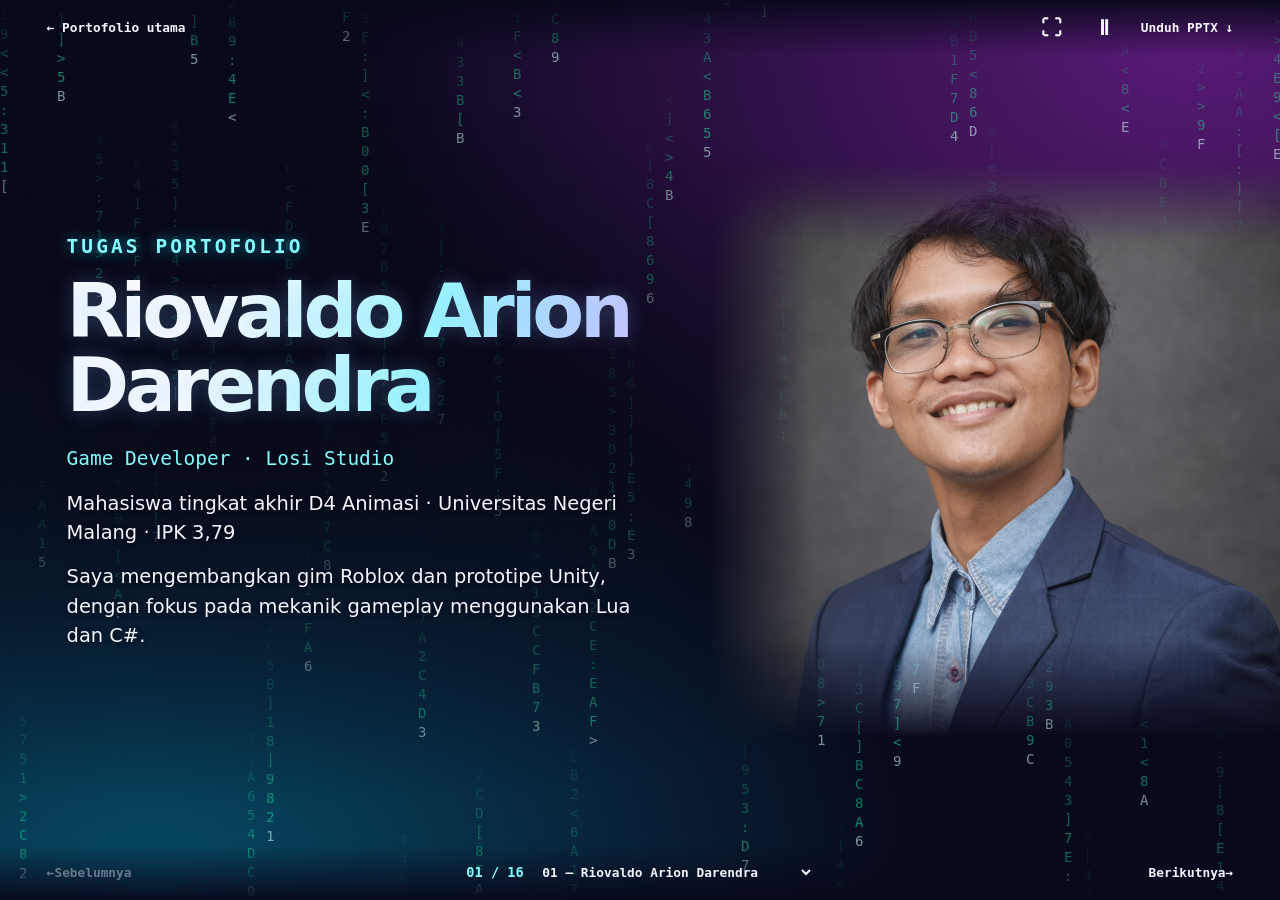
<file: tugas-porto/index.html>
<!doctype html>
<html lang="id">
<head>
<meta charset="utf-8">
<meta name="viewport" content="width=device-width, initial-scale=1">
<title>Tugas Portofolio · Riovaldo Arion Darendra</title>
<link rel="stylesheet" href="slides.css?v=aurora4">
<script src="slides.js?v=aurora4" defer></script>
</head>
<body>
<canvas id="matrix" aria-hidden="true"></canvas>
<div class="shell">
  <header class="bar">
    <a class="brand" href="../">← Portofolio utama</a>
    <div class="tools">
      <button id="fullscreen" type="button" aria-label="Layar penuh" title="Layar penuh" hidden><span aria-hidden="true">⛶</span></button>
      <button id="motion" type="button" aria-label="Jeda efek" title="Jeda efek" hidden><span aria-hidden="true">Ⅱ</span></button>
      <a class="download" href="portofolio-riovaldo.pptx" download>Unduh PPTX ↓</a>
    </div>
  </header>
  <main id="deck" aria-label="Presentasi tugas portofolio">
        <section class="slide identity" id="slide-1" aria-labelledby="title-1">
          <div class="copy"><p class="label">Tugas Portofolio</p><h2 id="title-1" tabindex="-1">Riovaldo Arion Darendra</h2><p>Game Developer · Losi Studio</p><p>Mahasiswa tingkat akhir D4 Animasi · Universitas Negeri Malang · IPK 3,79</p><p>Saya mengembangkan gim Roblox dan prototipe Unity, dengan fokus pada mekanik gameplay menggunakan Lua dan C#.</p></div>
        <div class="media"><img src="../assets/images/profile-pic.png" alt="Foto Riovaldo Arion Darendra" fetchpriority="high"></div>
        </section>
        <section class="slide editorial" id="slide-2" aria-labelledby="title-2">
          <div class="copy"><p class="label">Jenis portofolio</p><h2 id="title-2" tabindex="-1">Dua cara melihat karya saya</h2><p>Playable Prototype — itch.io dan Roblox memberi akses ke karya yang dapat dicoba. Lantai Tujuh menunjukkan eksplorasi dan teka-teki, sementara Hidden Gem menggunakan gameplay untuk mengenalkan budaya Indonesia.</p><p>Repository Program — repo Spider Robot menunjukkan kode firmware, dokumentasi kendali dan perakitan, serta demo robot. Semester Terakhir memperlihatkan perkembangan prototipe Unity yang masih dikerjakan.</p></div>

        </section>
        <section class="slide project" id="slide-3" aria-labelledby="title-3">
          <div class="copy"><p class="label">Penjelasan karya</p><h2 id="title-3" tabindex="-1">WARNETRA</h2><p>Juli 2024 · TSA Game Fest</p><p>2D Artist. Membuat aset visual bersama tim untuk prototipe yang dikerjakan dalam 10 hari.</p><a class="action" href="https://wyynnn.itch.io/warnetra" target="_blank" rel="noopener">Buka halaman proyek ↗</a></div>
        <div class="media"><video controls muted loop playsinline preload="none" poster="posters/warnetra.webp" data-src="../assets/videos/warnetra.mp4" aria-label="Demo WARNETRA"></video></div>
        </section>
        <section class="slide project" id="slide-4" aria-labelledby="title-4">
          <div class="copy"><p class="label">Penjelasan karya</p><h2 id="title-4" tabindex="-1">Crossing the Road</h2><p>Maret 2025 · Proyek pribadi</p><p>Solo developer. Merancang game kasual 3D, memprogram gerak karakter, dan membuat sistem kemunculan rintangan.</p><a class="action" href="https://iroo.itch.io/crossing-the-road-project" target="_blank" rel="noopener">Buka halaman proyek ↗</a></div>
        <div class="media"><video controls muted loop playsinline preload="none" poster="posters/crossing-road.webp" data-src="../assets/videos/crossing-road.mp4" aria-label="Demo Crossing the Road"></video></div>
        </section>
        <section class="slide project" id="slide-5" aria-labelledby="title-5">
          <div class="copy"><p class="label">Penjelasan karya</p><h2 id="title-5" tabindex="-1">Precision Shooter</h2><p>Mei 2025 · Proyek ujian akhir</p><p>Solo developer. Membuat prototipe FPS dengan fokus pada mekanik menembak dalam dua minggu.</p><a class="action" href="https://iroo.itch.io/project-uas" target="_blank" rel="noopener">Buka halaman proyek ↗</a></div>
        <div class="media"><video controls muted loop playsinline preload="none" poster="posters/precision-shooter.webp" data-src="../assets/videos/precision-shooter.mp4" aria-label="Demo Precision Shooter"></video></div>
        </section>
        <section class="slide project" id="slide-6" aria-labelledby="title-6">
          <div class="copy"><p class="label">Penjelasan karya</p><h2 id="title-6" tabindex="-1">Project Parkour-Shooter</h2><p>Mei 2025 · Proyek pribadi</p><p>Solo developer. Mengembangkan proyek dari konsep hingga demo itch.io, dengan fokus pada pergerakan parkour dan sistem menembak.</p><a class="action" href="https://iroo.itch.io/parkour-shooter" target="_blank" rel="noopener">Buka halaman proyek ↗</a></div>
        <div class="media"><video controls muted loop playsinline preload="none" poster="posters/parkour-shooter.webp" data-src="../assets/videos/parkour-shooter.mp4" aria-label="Demo Project Parkour-Shooter"></video></div>
        </section>
        <section class="slide project" id="slide-7" aria-labelledby="title-7">
          <div class="copy"><p class="label">Penjelasan karya</p><h2 id="title-7" tabindex="-1">Bathara Mask</h2><p>Januari 2026 · Global Game Jam Malang</p><p>Lead 2D Artist dan Game Developer. Membuat aset pixel art dan membantu pemrograman gameplay selama game jam.</p><a class="action" href="https://globalgamejam.org/games/2026/bathara-mask-7" target="_blank" rel="noopener">Buka halaman proyek ↗</a></div>
        <div class="media"><video controls muted loop playsinline preload="none" poster="posters/ggj-2026.webp" data-src="../assets/videos/ggj-2026.mp4" aria-label="Demo Bathara Mask"></video></div>
        </section>
        <section class="slide project" id="slide-8" aria-labelledby="title-8">
          <div class="copy"><p class="label">Penjelasan karya</p><h2 id="title-8" tabindex="-1">Hidden Gem</h2><p>2025–2026 · Roblox / Lua</p><p>Mengembangkan mekanik gameplay untuk LET’S PLAY INDONESIA, sebuah gim edukasi yang mengenalkan budaya Indonesia melalui eksplorasi.</p><a class="action" href="https://www.roblox.com/games/83942627805508/Hidden-Gem" target="_blank" rel="noopener">Buka halaman proyek ↗</a></div>
        <div class="media"><video controls muted loop playsinline preload="none" poster="posters/hidden-gem.webp" data-src="../assets/videos/hidden-gem.mp4" aria-label="Demo Hidden Gem"></video></div>
        </section>
        <section class="slide project" id="slide-9" aria-labelledby="title-9">
          <div class="copy"><p class="label">Penjelasan karya</p><h2 id="title-9" tabindex="-1">Lantai Tujuh</h2><p>2026 · COMPFEST 18</p><p>Prototipe survival horror dari tim Rajin Menabung. Pemain mencari skripsi yang tertinggal sambil memecahkan teka-teki panel listrik dan menghemat daya senter.</p><a class="action" href="https://iroo.itch.io/compfest-18" target="_blank" rel="noopener">Buka halaman proyek ↗</a></div>
        <div class="media"><video controls muted loop playsinline preload="none" poster="posters/lantai-tujuh.webp" data-src="../assets/videos/lantai-tujuh.mp4" aria-label="Demo Lantai Tujuh"></video></div>
        </section>
        <section class="slide project" id="slide-10" aria-labelledby="title-10">
          <div class="copy"><p class="label">Penjelasan karya</p><h2 id="title-10" tabindex="-1">Fish and Monsters</h2><p>Losi Studio · Roblox</p><p>Gim memancing dan menjelajahi pulau. Peran saya: UI Artist, Marketing, Assistant Programmer, dan QA.</p><a class="action" href="https://www.roblox.com/games/111385005478215/Fish-And-Monsters" target="_blank" rel="noopener">Buka halaman proyek ↗</a></div>
        <div class="media"><img src="../assets/images/fish-and-monsters.png" alt="Gambar resmi Fish and Monsters"></div>
        </section>
        <section class="slide project" id="slide-11" aria-labelledby="title-11">
          <div class="copy"><p class="label">Penjelasan karya</p><h2 id="title-11" tabindex="-1">Hotel Anomaly</h2><p>Losi Studio · Roblox</p><p>Gim survival horror tentang sif malam di hotel yang dihuni anomali. Peran saya: Marketing, Assistant Programmer, dan QA.</p><a class="action" href="https://www.roblox.com/games/70575351571626/HOTEL-ANOMALY" target="_blank" rel="noopener">Buka halaman proyek ↗</a></div>
        <div class="media"><video controls muted loop playsinline preload="none" poster="posters/hotel-anomaly.webp" data-src="../assets/videos/hotel-anomaly.webm" aria-label="Demo Hotel Anomaly"></video></div>
        </section>
        <section class="slide project" id="slide-12" aria-labelledby="title-12">
          <div class="copy"><p class="label">Penjelasan karya</p><h2 id="title-12" tabindex="-1">Spider Robot</h2><p>Raspberry Pi Pico / Pico W · Repository Program</p><p>Robot laba-laba dengan 12 servo yang bisa berjalan, berputar, dan menjaga posisi badan tetap rata. Versi Pico W juga mendukung kendali via browser ponsel.</p><a class="action" href="https://github.com/IrOsens/spider-pico" target="_blank" rel="noopener">Buka repository ↗</a></div>
        <div class="media"><video controls muted loop playsinline preload="none" poster="posters/spider-pico.webp" data-src="../assets/videos/spider-pico.mp4" aria-label="Demo Spider Robot"></video></div>
        </section>
        <section class="slide project" id="slide-13" aria-labelledby="title-13">
          <div class="copy"><p class="label">Penjelasan karya</p><h2 id="title-13" tabindex="-1">Semester Terakhir</h2><p>Unity / C# · In Progress</p><p>RPG berlatar kampus Indonesia dengan eksplorasi, misi, dan pertarungan bergelombang yang memakai mekanik mengetik.</p></div>
        <div class="media"><video controls muted loop playsinline preload="none" poster="posters/semester-terakhir.webp" data-src="../assets/videos/semester-terakhir.mp4" aria-label="Demo Semester Terakhir"></video></div>
        </section>
        <section class="slide project" id="slide-14" aria-labelledby="title-14">
          <div class="copy"><p class="label">Penjelasan karya</p><h2 id="title-14" tabindex="-1">Debug Grid</h2><p>Unity · Prototipe solo</p><p>Pemain menyusun kartu perintah untuk menggerakkan tank berkaki empat di papan isometrik. Sebelum mengunci perintah, pemain memprediksi posisi akhir tank. Cuplikan ini menunjukkan kartu MAJU.</p><a class="action" href="https://github.com/IrOsens/TA-project" target="_blank" rel="noopener">Buka repository ↗</a></div>
        <div class="media"><video controls muted loop playsinline preload="none" poster="posters/debug-grid.webp" data-src="../assets/videos/debug-grid.mp4" aria-label="Demo Debug Grid"></video></div>
        </section>
        <section class="slide editorial" id="slide-15" aria-labelledby="title-15">
          <div class="copy"><p class="label">Evaluasi</p><h2 id="title-15" tabindex="-1">Kelebihan dan kekurangan</h2><p>Kelebihan — Demo memperlihatkan cara kerja proyek. Beberapa karya dapat dicoba langsung, dan entri Losi Studio menjelaskan kontribusi saya dalam tim.</p><p>Kekurangan — Tanggal dan rincian kontribusi belum lengkap pada beberapa karya. Instruksi bermain dan dokumentasi teknis belum konsisten. Fish and Monsters memiliki gambar pratinjau, sedangkan Semester Terakhir masih dikembangkan.</p></div>

        </section>
        <section class="slide editorial" id="slide-16" aria-labelledby="title-16">
          <div class="copy"><p class="label">Pengembangan</p><h2 id="title-16" tabindex="-1">Rencana perbaikan</h2><p>Lengkapi tanggal, kontribusi pribadi, dan kredit tim pada tiap karya.</p><p>Tambahkan petunjuk kontrol dan tujuan permainan, lalu minta orang lain mencoba build dan catat kendalanya.</p><p>Perkuat README dengan langkah menjalankan, ringkasan arsitektur, dan demo singkat. Perbarui demo Semester Terakhir setelah sistem utamanya stabil.</p></div>

        </section>
  </main>
  <nav id="navigation" class="bar" aria-label="Navigasi slide" hidden>
    <button id="previous" type="button">← <span>Sebelumnya</span></button>
    <div class="position">
      <output id="counter" for="slide-picker" aria-live="polite"></output>
      <select id="slide-picker" aria-label="Pilih slide"><option value="1">01 — Riovaldo Arion Darendra</option><option value="2">02 — Dua cara melihat karya saya</option><option value="3">03 — WARNETRA</option><option value="4">04 — Crossing the Road</option><option value="5">05 — Precision Shooter</option><option value="6">06 — Project Parkour-Shooter</option><option value="7">07 — Bathara Mask</option><option value="8">08 — Hidden Gem</option><option value="9">09 — Lantai Tujuh</option><option value="10">10 — Fish and Monsters</option><option value="11">11 — Hotel Anomaly</option><option value="12">12 — Spider Robot</option><option value="13">13 — Semester Terakhir</option><option value="14">14 — Debug Grid</option><option value="15">15 — Kelebihan dan kekurangan</option><option value="16">16 — Rencana perbaikan</option></select>
    </div>
    <button id="next" type="button"><span>Berikutnya</span> →</button>
    <progress id="progress" aria-label="Posisi slide" max="16" value="1"></progress>
  </nav>
</div>
</body>
</html>
</file>
<file: tugas-porto/slides.css>
:root {
  color-scheme: dark;
  --white: #f5f6ff;
  --cyan: #83fcff;
  --mono: "IBM Plex Mono", Consolas, monospace;
  font: 100%/1.5 Inter, system-ui, sans-serif;
}
* { box-sizing: border-box; }
[hidden] { display: none !important; }
body {
  margin: 0;
  color: var(--white);
  background: radial-gradient(ellipse at 93% 4%, #591a76, transparent 50%),
    radial-gradient(ellipse at 12% 100%, #064b66, transparent 48%), #09091c;
}
#matrix { position: fixed; inset: 0; width: 100%; height: 100%; pointer-events: none; }
.shell { position: relative; min-height: 100dvh; display: grid; place-items: center; }
#deck {
  position: relative;
  width: min(100vw, 177.77778dvh);
  aspect-ratio: 16 / 9;
  container-type: inline-size;
}
.slide {
  position: absolute;
  inset: 0;
  display: grid;
  align-content: center;
  padding: 5.2cqw;
  isolation: isolate;
}
.slide::before {
  content: "";
  position: absolute;
  inset: 0;
  z-index: -1;
  pointer-events: none;
  background: radial-gradient(ellipse at 18% 50%, #080918ec, transparent 69%);
}
.identity, .project {
  grid-template-columns: minmax(0, 1fr) minmax(0, 1.5fr);
  align-items: center;
  gap: 3cqw;
  padding-right: 0;
}
.identity { grid-template-columns: 1.05fr 1fr; }
.label {
  margin: 0 0 1.3cqw;
  font: 600 max(9px, 1cqw) var(--mono);
  text-transform: uppercase;
  letter-spacing: .16em;
  color: var(--cyan);
  text-shadow: 0 0 14px #1bedff99;
}
h2 {
  margin: 0 0 1.7cqw;
  font-size: 5.9cqw;
  font-weight: 800;
  line-height: .98;
  letter-spacing: -.055em;
  text-wrap: balance;
  text-shadow: 0 0 1.5cqw #86bcff45;
}
h2:focus { outline: none; }
.identity h2 {
  background: linear-gradient(110deg, #fff 25%, #9cfaff 60%, #ddafff);
  color: transparent;
  background-clip: text;
}
.copy > p:not(.label) {
  font-size: 1.75cqw;
  margin: 1.2cqw 0;
  max-width: 63ch;
  text-shadow: 0 1px 5px #070813;
}
.project .copy > p, .identity .copy > p { font-size: 1.52cqw; }
.project h2 + p, .identity h2 + p { color: var(--cyan); font-family: var(--mono); }
.project h2 { font-size: 4.65cqw; }
.media { width: 100%; min-width: 0; aspect-ratio: 16 / 9; }
.media :is(img, video) { width: 100%; height: 100%; display: block; object-fit: contain; }
.project .media {
  --radius: clamp(10px, 1.4cqw, 24px);
  width: calc(100% - 1.5cqw);
  padding: 2px;
  border-radius: var(--radius);
  background: linear-gradient(125deg, #94ffff, #426caa 38%, #604081 66%, #f1a2ff);
  box-shadow: 0 0 1.4cqw #72eaff30, 0 1.2cqw 4cqw -1.1cqw #c159ff60;
}
.project .media > :is(video, img) {
  border-radius: calc(var(--radius) - 2px);
  background: #080913;
}
.identity .media {
  position: relative;
  aspect-ratio: auto;
  height: 45cqw;
  align-self: end;
  mask-image: linear-gradient(90deg, transparent, black 18%);
}
.identity img {
  object-fit: cover;
  object-position: center 35%;
  mask-image: linear-gradient(0deg, transparent, black 17%, black 86%, transparent);
}
.bar {
  position: absolute;
  z-index: 2;
  inset-inline: 0;
  padding: .35rem clamp(.5rem, 3vw, 3rem);
  display: flex;
  justify-content: space-between;
  align-items: center;
}
header.bar { top: 0; background: linear-gradient(#09091cf5, transparent); }
nav.bar { bottom: 0; background: linear-gradient(transparent, #09091cf5); }
.tools, .position { display: flex; align-items: center; gap: .4rem; }
button, select, .bar a, .action {
  display: inline-flex;
  align-items: center;
  min-height: 44px;
  padding: .4em .65em;
  color: var(--white);
  font: 600 clamp(12px, 1vw, 16px) var(--mono);
  text-decoration: none;
  background: transparent;
  border: 0;
  cursor: pointer;
}
select { max-width: 36vw; }
option { background: #111326; }
.download, #counter, a.action { color: var(--cyan); }
a.action { padding-left: 0; text-decoration: underline; text-underline-offset: .35em; font-size: 1.15cqw; }
button:disabled { opacity: .4; }
:where(button, a, select):focus-visible { outline: 2px solid var(--cyan); outline-offset: 2px; }
:where(button:enabled, a):hover { color: var(--cyan); text-shadow: 0 0 10px #49dfff; }
#counter { font: 600 .85rem var(--mono); white-space: nowrap; }
#progress { position: absolute; width: 1px; height: 1px; overflow: hidden; clip-path: inset(50%); }
.is-entering .copy { animation: arrive .35s ease-out both; }
@keyframes arrive { from { opacity: .2; transform: translateY(.65rem); } }
@media (max-width: 700px) {
  .bar { padding-inline: .2rem; }
  nav.bar button span { display: none; }
  .bar button, .bar a { padding-inline: .35em; }
  .tools { gap: 0; }
  .copy > p:not(.label) { font-size: 2.3cqw; line-height: 1.25; }
  a.action { min-height: 0; font-size: 2.2cqw; }
}
@media (max-height: 500px) and (orientation: landscape) {
  .bar { padding-block: 0; }
  .bar button, .bar a, .bar select { min-height: 30px; }
}
@media (prefers-reduced-motion: reduce) { .is-entering .copy { animation: none; } }

.tools button { min-width: 44px; justify-content: center; font-size: 1.3rem; }
</file>
